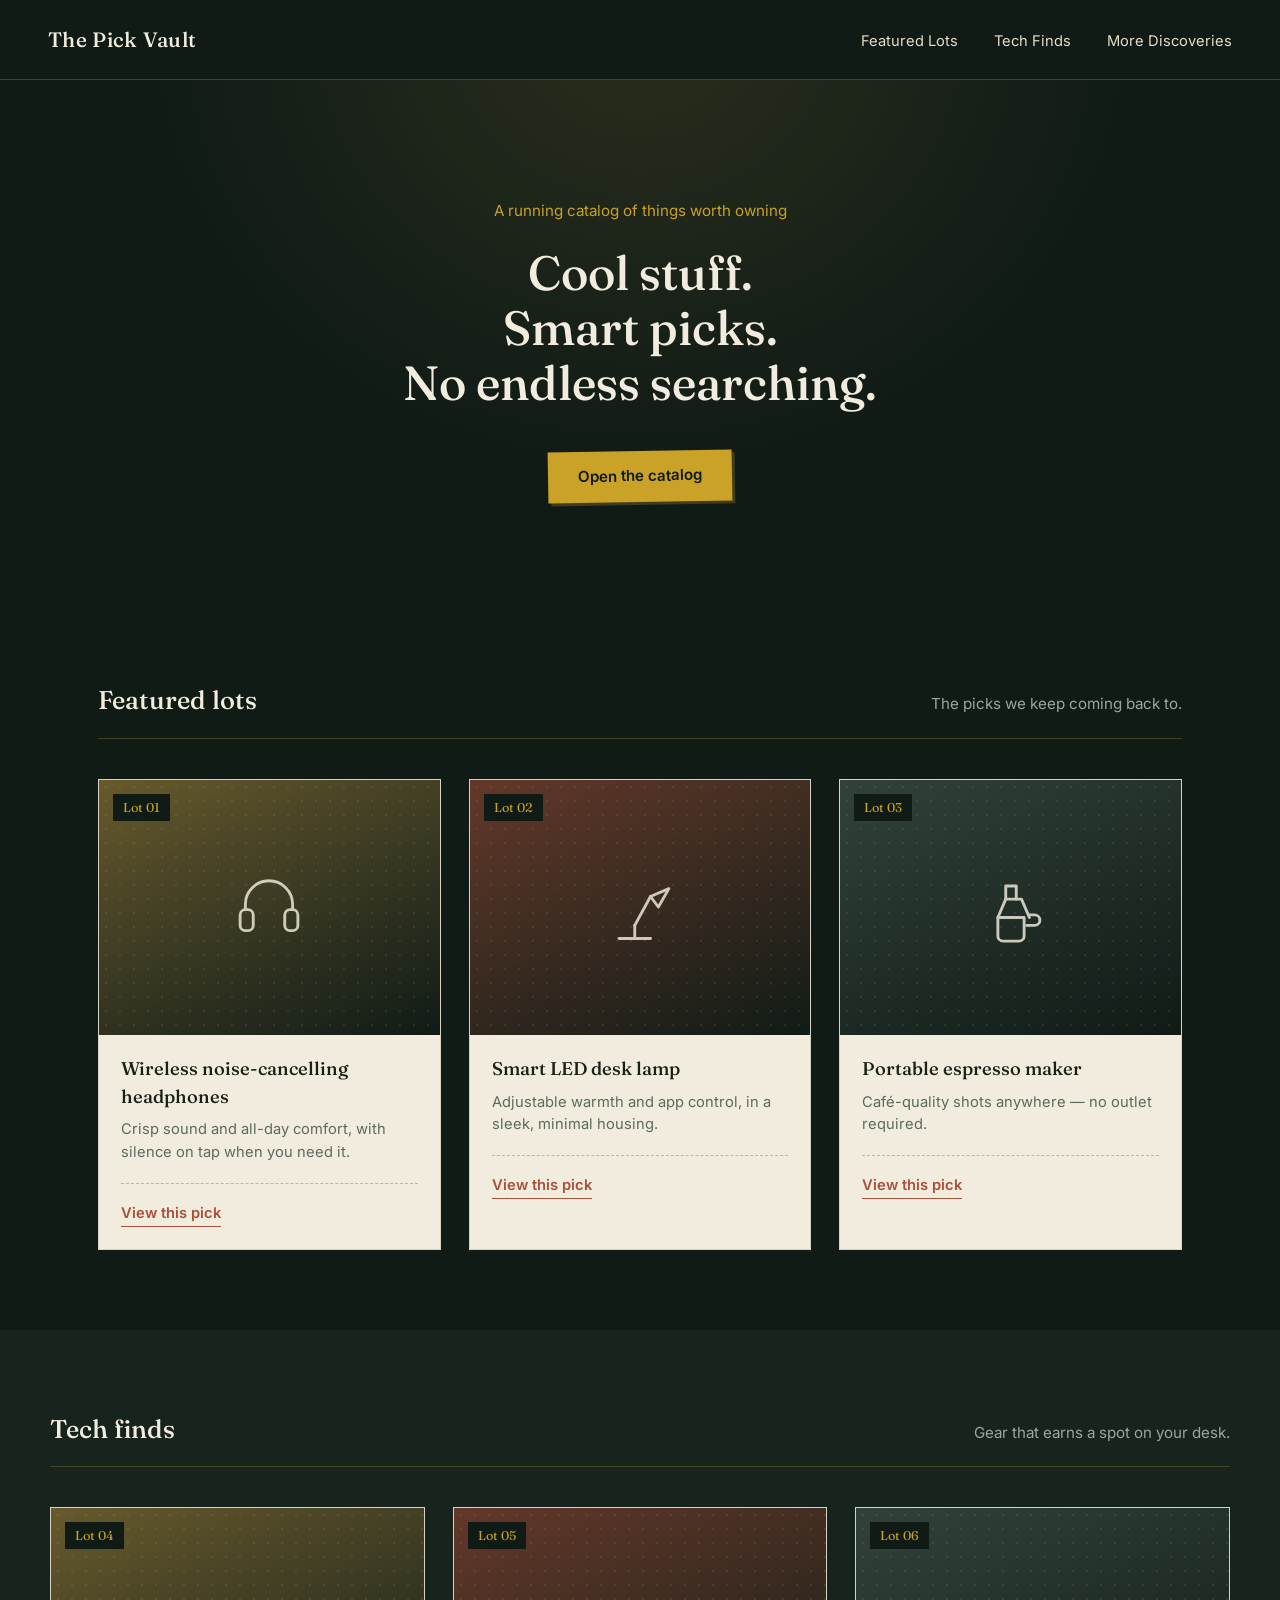
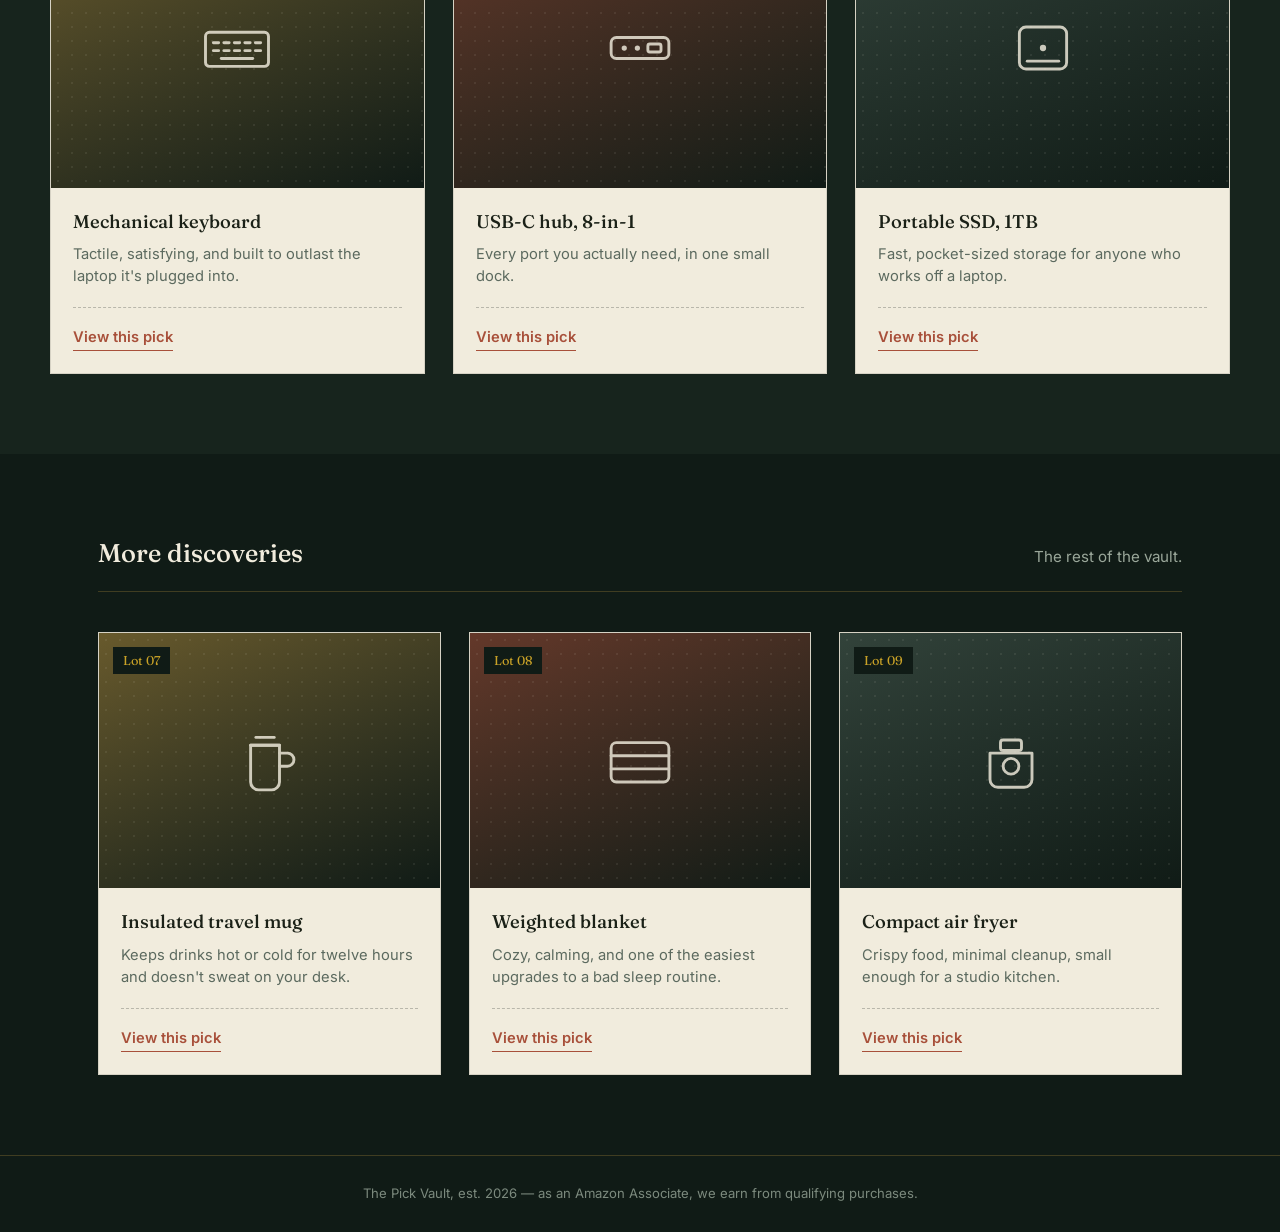
<file: index.html>
<!DOCTYPE html>
<html lang="en">
<head>
<meta charset="UTF-8">
<meta name="viewport" content="width=device-width, initial-scale=1.0">
<title>The Pick Vault</title>
<link rel="preconnect" href="https://fonts.googleapis.com">
<link href="https://fonts.googleapis.com/css2?family=Fraunces:opsz,wght@9..144,400;9..144,500;9..144,600&family=Inter:wght@400;500;600&display=swap" rel="stylesheet">
<link rel="stylesheet" href="style.css">
</head>
<body>

  <header class="masthead">
    <div class="wordmark">The Pick Vault</div>
    <nav>
      <a href="#featured">Featured Lots</a>
      <a href="#tech">Tech Finds</a>
      <a href="#other">More Discoveries</a>
    </nav>
  </header>

  <section class="cover">
    <div class="cover-inner">
      <p class="cover-kicker">A running catalog of things worth owning</p>
      <h1>Cool stuff.<br>Smart picks.<br>No endless searching.</h1>
      <a href="#featured" class="stamp-btn">Open the catalog</a>
    </div>
  </section>

  <section id="featured" class="shelf">
    <div class="shelf-head">
      <h2>Featured lots</h2>
      <p>The picks we keep coming back to.</p>
    </div>
    <div class="lots">

      <article class="lot">
        <span class="lot-tag">Lot 01</span>
        <div class="lot-image" style="--tint:#b08d3e;" role="img" aria-label="Wireless headphones">
          <svg class="lot-icon" viewBox="0 0 64 64" fill="none" stroke="currentColor" stroke-width="2.2" stroke-linecap="round" stroke-linejoin="round">
      <path d="M14 34v-4a18 18 0 0 1 36 0v4"/>
      <rect x="10" y="34" width="10" height="16" rx="4"/>
      <rect x="44" y="34" width="10" height="16" rx="4"/>
    </svg>
        </div>
        <div class="lot-body">
          <h3>Wireless noise-cancelling headphones</h3>
          <p>Crisp sound and all-day comfort, with silence on tap when you need it.</p>
          <div class="lot-foot">
            <a href="#" class="view-pick">View this pick</a>
          </div>
        </div>
      </article>

      <article class="lot">
        <span class="lot-tag">Lot 02</span>
        <div class="lot-image" style="--tint:#a8503a;" role="img" aria-label="Smart desk lamp">
          <svg class="lot-icon" viewBox="0 0 64 64" fill="none" stroke="currentColor" stroke-width="2.2" stroke-linecap="round" stroke-linejoin="round">
      <line x1="16" y1="56" x2="40" y2="56"/>
      <line x1="28" y1="56" x2="28" y2="46"/>
      <path d="M28 46 L40 24"/>
      <path d="M40 24 L54 18 L46 32 Z"/>
    </svg>
        </div>
        <div class="lot-body">
          <h3>Smart LED desk lamp</h3>
          <p>Adjustable warmth and app control, in a sleek, minimal housing.</p>
          <div class="lot-foot">
            <a href="#" class="view-pick">View this pick</a>
          </div>
        </div>
      </article>

      <article class="lot">
        <span class="lot-tag">Lot 03</span>
        <div class="lot-image" style="--tint:#4e6358;" role="img" aria-label="Portable espresso maker">
          <svg class="lot-icon" viewBox="0 0 64 64" fill="none" stroke="currentColor" stroke-width="2.2" stroke-linecap="round" stroke-linejoin="round">
      <path d="M22 40h20v14a4 4 0 0 1-4 4H26a4 4 0 0 1-4-4z"/>
      <path d="M22 40l6-14h12l6 14"/>
      <path d="M28 26V16h8v10"/>
      <path d="M44 46h6a4 4 0 0 0 0-8h-4"/>
    </svg>
        </div>
        <div class="lot-body">
          <h3>Portable espresso maker</h3>
          <p>Café-quality shots anywhere — no outlet required.</p>
          <div class="lot-foot">
            <a href="#" class="view-pick">View this pick</a>
          </div>
        </div>
      </article>

    </div>
  </section>

  <section id="tech" class="shelf alt">
    <div class="shelf-head">
      <h2>Tech finds</h2>
      <p>Gear that earns a spot on your desk.</p>
    </div>
    <div class="lots">

      <article class="lot">
        <span class="lot-tag">Lot 04</span>
        <div class="lot-image" style="--tint:#b08d3e;" role="img" aria-label="Mechanical keyboard">
          <svg class="lot-icon" viewBox="0 0 64 64" fill="none" stroke="currentColor" stroke-width="2.2" stroke-linecap="round" stroke-linejoin="round">
      <rect x="8" y="20" width="48" height="26" rx="3"/>
      <line x1="14" y1="28" x2="18" y2="28"/>
      <line x1="22" y1="28" x2="26" y2="28"/>
      <line x1="30" y1="28" x2="34" y2="28"/>
      <line x1="38" y1="28" x2="42" y2="28"/>
      <line x1="46" y1="28" x2="50" y2="28"/>
      <line x1="14" y1="34" x2="18" y2="34"/>
      <line x1="22" y1="34" x2="26" y2="34"/>
      <line x1="30" y1="34" x2="34" y2="34"/>
      <line x1="38" y1="34" x2="42" y2="34"/>
      <line x1="46" y1="34" x2="50" y2="34"/>
      <line x1="20" y1="40" x2="44" y2="40"/>
    </svg>
        </div>
        <div class="lot-body">
          <h3>Mechanical keyboard</h3>
          <p>Tactile, satisfying, and built to outlast the laptop it's plugged into.</p>
          <div class="lot-foot">
            <a href="#" class="view-pick">View this pick</a>
          </div>
        </div>
      </article>

      <article class="lot">
        <span class="lot-tag">Lot 05</span>
        <div class="lot-image" style="--tint:#a8503a;" role="img" aria-label="USB-C hub">
          <svg class="lot-icon" viewBox="0 0 64 64" fill="none" stroke="currentColor" stroke-width="2.2" stroke-linecap="round" stroke-linejoin="round">
      <rect x="10" y="24" width="44" height="16" rx="4"/>
      <circle cx="20" cy="32" r="2" fill="currentColor" stroke="none"/>
      <circle cx="30" cy="32" r="2" fill="currentColor" stroke="none"/>
      <rect x="38" y="29" width="10" height="6" rx="1.5"/>
    </svg>
        </div>
        <div class="lot-body">
          <h3>USB-C hub, 8-in-1</h3>
          <p>Every port you actually need, in one small dock.</p>
          <div class="lot-foot">
            <a href="#" class="view-pick">View this pick</a>
          </div>
        </div>
      </article>

      <article class="lot">
        <span class="lot-tag">Lot 06</span>
        <div class="lot-image" style="--tint:#4e6358;" role="img" aria-label="Portable SSD">
          <svg class="lot-icon" viewBox="0 0 64 64" fill="none" stroke="currentColor" stroke-width="2.2" stroke-linecap="round" stroke-linejoin="round">
      <rect x="14" y="16" width="36" height="32" rx="5"/>
      <circle cx="32" cy="32" r="2.4" fill="currentColor" stroke="none"/>
      <line x1="20" y1="42" x2="44" y2="42"/>
    </svg>
        </div>
        <div class="lot-body">
          <h3>Portable SSD, 1TB</h3>
          <p>Fast, pocket-sized storage for anyone who works off a laptop.</p>
          <div class="lot-foot">
            <a href="#" class="view-pick">View this pick</a>
          </div>
        </div>
      </article>

    </div>
  </section>

  <section id="other" class="shelf">
    <div class="shelf-head">
      <h2>More discoveries</h2>
      <p>The rest of the vault.</p>
    </div>
    <div class="lots">

      <article class="lot">
        <span class="lot-tag">Lot 07</span>
        <div class="lot-image" style="--tint:#b08d3e;" role="img" aria-label="Travel mug">
          <svg class="lot-icon" viewBox="0 0 64 64" fill="none" stroke="currentColor" stroke-width="2.2" stroke-linecap="round" stroke-linejoin="round">
      <path d="M18 20h22v28a6 6 0 0 1-6 6H24a6 6 0 0 1-6-6z"/>
      <path d="M40 26h6a5 5 0 0 1 0 10h-6"/>
      <line x1="18" y1="20" x2="40" y2="20"/>
      <path d="M22 14h14"/>
    </svg>
        </div>
        <div class="lot-body">
          <h3>Insulated travel mug</h3>
          <p>Keeps drinks hot or cold for twelve hours and doesn't sweat on your desk.</p>
          <div class="lot-foot">
            <a href="#" class="view-pick">View this pick</a>
          </div>
        </div>
      </article>

      <article class="lot">
        <span class="lot-tag">Lot 08</span>
        <div class="lot-image" style="--tint:#a8503a;" role="img" aria-label="Weighted blanket">
          <svg class="lot-icon" viewBox="0 0 64 64" fill="none" stroke="currentColor" stroke-width="2.2" stroke-linecap="round" stroke-linejoin="round">
      <rect x="10" y="18" width="44" height="30" rx="4"/>
      <line x1="10" y1="28" x2="54" y2="28"/>
      <line x1="10" y1="38" x2="54" y2="38"/>
    </svg>
        </div>
        <div class="lot-body">
          <h3>Weighted blanket</h3>
          <p>Cozy, calming, and one of the easiest upgrades to a bad sleep routine.</p>
          <div class="lot-foot">
            <a href="#" class="view-pick">View this pick</a>
          </div>
        </div>
      </article>

      <article class="lot">
        <span class="lot-tag">Lot 09</span>
        <div class="lot-image" style="--tint:#4e6358;" role="img" aria-label="Compact air fryer">
          <svg class="lot-icon" viewBox="0 0 64 64" fill="none" stroke="currentColor" stroke-width="2.2" stroke-linecap="round" stroke-linejoin="round">
      <path d="M16 26h32v20a6 6 0 0 1-6 6H22a6 6 0 0 1-6-6z"/>
      <rect x="24" y="16" width="16" height="8" rx="2"/>
      <circle cx="32" cy="36" r="6"/>
    </svg>
        </div>
        <div class="lot-body">
          <h3>Compact air fryer</h3>
          <p>Crispy food, minimal cleanup, small enough for a studio kitchen.</p>
          <div class="lot-foot">
            <a href="#" class="view-pick">View this pick</a>
          </div>
        </div>
      </article>

    </div>
  </section>

  <footer class="ledger-footer">
    <p>The Pick Vault, est. 2026 — as an Amazon Associate, we earn from qualifying purchases.</p>
  </footer>

</body>
</html>
</file>
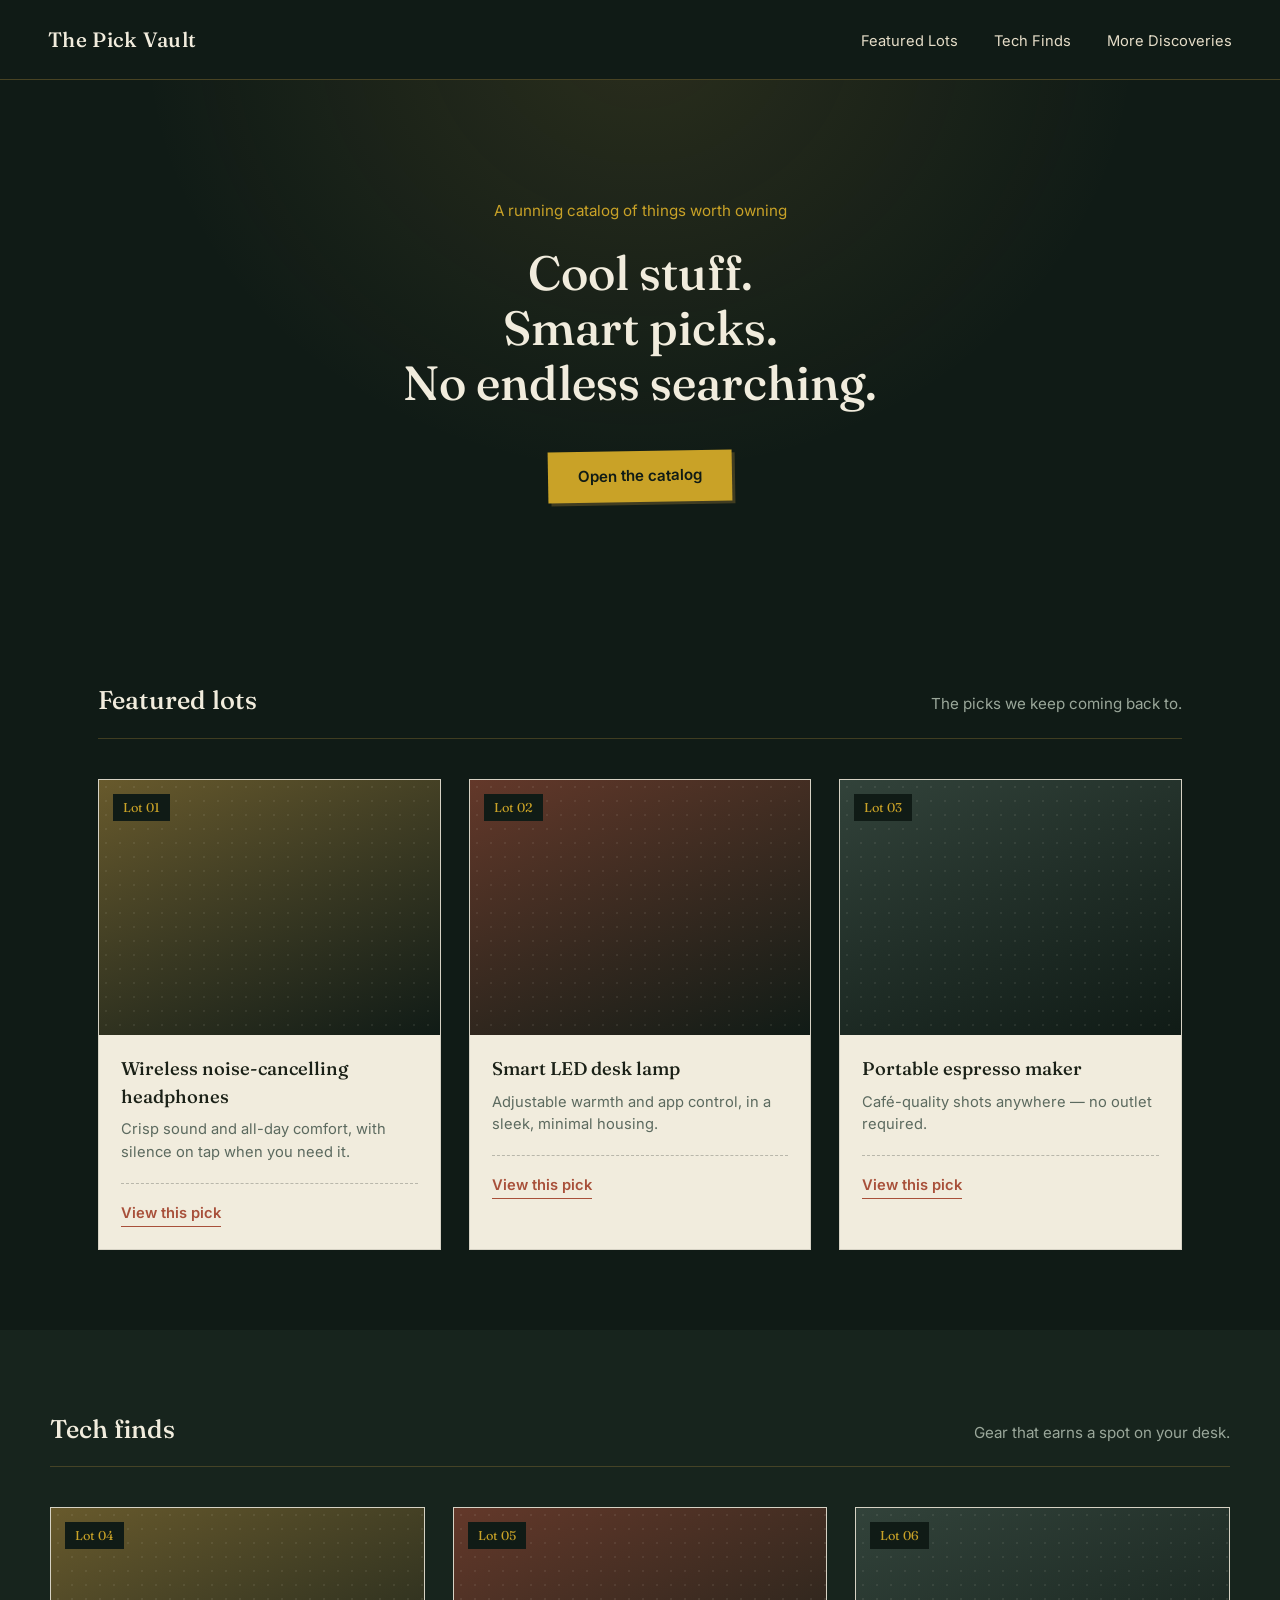
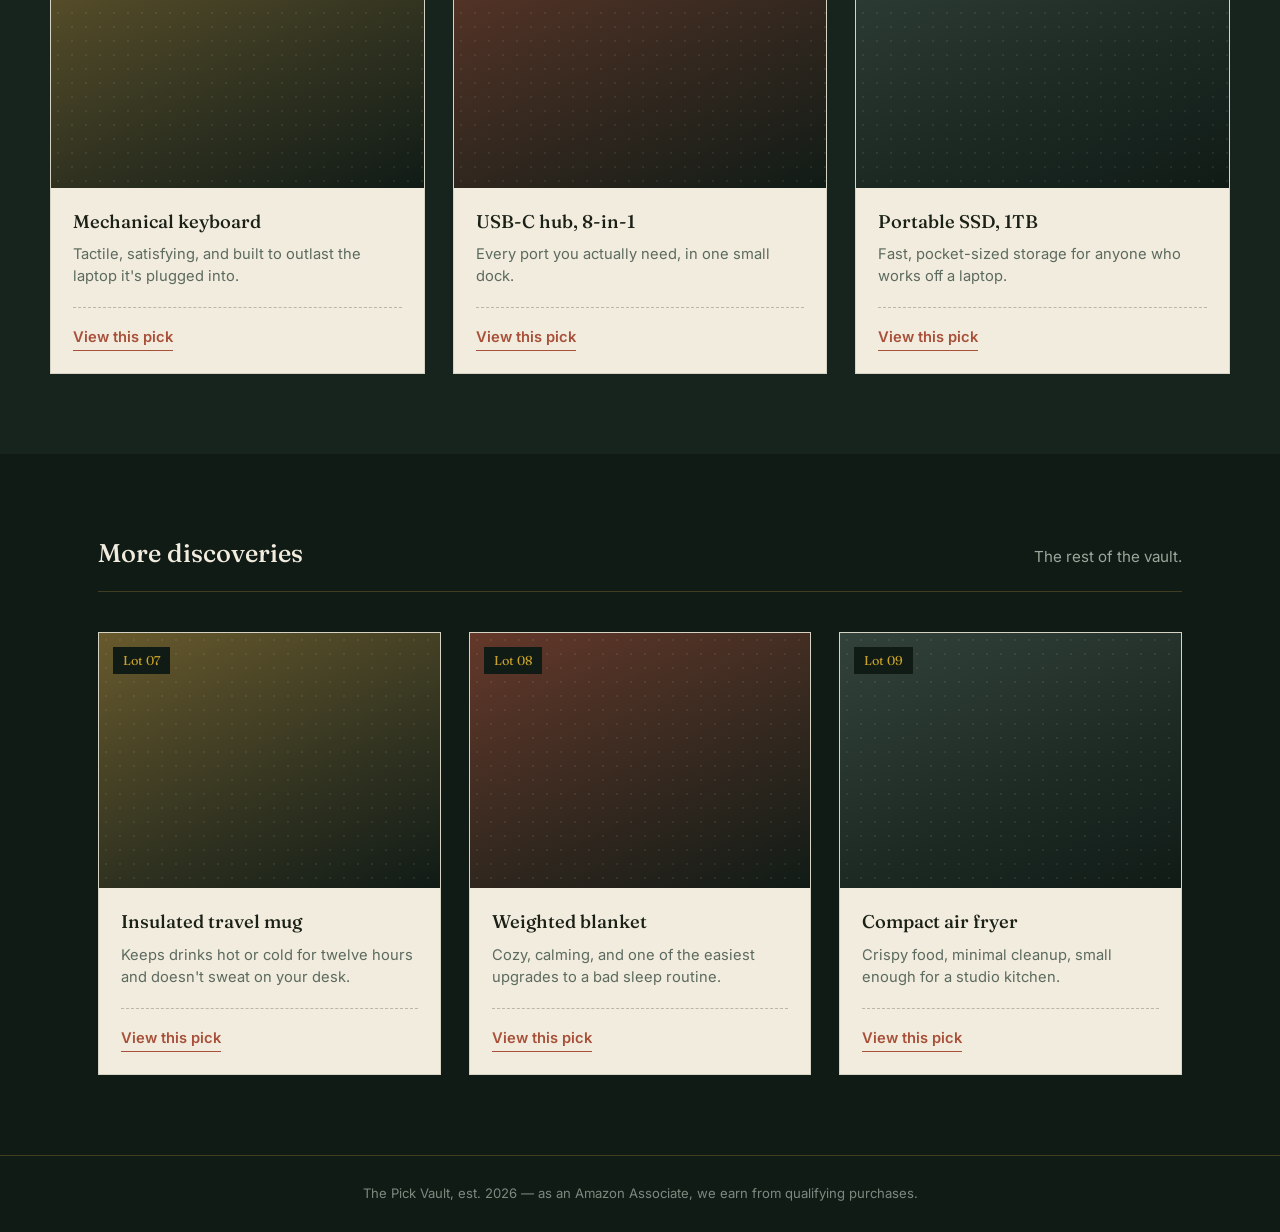
<file: The Pick Vault 2/index.html>
<!DOCTYPE html>
<html lang="en">
<head>
<meta charset="UTF-8">
<meta name="viewport" content="width=device-width, initial-scale=1.0">
<title>The Pick Vault</title>
<link rel="preconnect" href="https://fonts.googleapis.com">
<link href="https://fonts.googleapis.com/css2?family=Fraunces:opsz,wght@9..144,400;9..144,500;9..144,600&family=Inter:wght@400;500;600&display=swap" rel="stylesheet">
<link rel="stylesheet" href="style.css">
</head>
<body>

  <header class="masthead">
    <div class="wordmark">The Pick Vault</div>
    <nav>
      <a href="#featured">Featured Lots</a>
      <a href="#tech">Tech Finds</a>
      <a href="#other">More Discoveries</a>
    </nav>
  </header>

  <section class="cover">
    <div class="cover-inner">
      <p class="cover-kicker">A running catalog of things worth owning</p>
      <h1>Cool stuff.<br>Smart picks.<br>No endless searching.</h1>
      <a href="#featured" class="stamp-btn">Open the catalog</a>
    </div>
  </section>

  <section id="featured" class="shelf">
    <div class="shelf-head">
      <h2>Featured lots</h2>
      <p>The picks we keep coming back to.</p>
    </div>
    <div class="lots">

      <article class="lot">
        <span class="lot-tag">Lot 01</span>
        <div class="lot-image" style="--tint:#b08d3e;" role="img" aria-label="Wireless headphones"></div>
        <div class="lot-body">
          <h3>Wireless noise-cancelling headphones</h3>
          <p>Crisp sound and all-day comfort, with silence on tap when you need it.</p>
          <div class="lot-foot">
            <a href="#" class="view-pick">View this pick</a>
          </div>
        </div>
      </article>

      <article class="lot">
        <span class="lot-tag">Lot 02</span>
        <div class="lot-image" style="--tint:#a8503a;" role="img" aria-label="Smart desk lamp"></div>
        <div class="lot-body">
          <h3>Smart LED desk lamp</h3>
          <p>Adjustable warmth and app control, in a sleek, minimal housing.</p>
          <div class="lot-foot">
            <a href="#" class="view-pick">View this pick</a>
          </div>
        </div>
      </article>

      <article class="lot">
        <span class="lot-tag">Lot 03</span>
        <div class="lot-image" style="--tint:#4e6358;" role="img" aria-label="Portable espresso maker"></div>
        <div class="lot-body">
          <h3>Portable espresso maker</h3>
          <p>Café-quality shots anywhere — no outlet required.</p>
          <div class="lot-foot">
            <a href="#" class="view-pick">View this pick</a>
          </div>
        </div>
      </article>

    </div>
  </section>

  <section id="tech" class="shelf alt">
    <div class="shelf-head">
      <h2>Tech finds</h2>
      <p>Gear that earns a spot on your desk.</p>
    </div>
    <div class="lots">

      <article class="lot">
        <span class="lot-tag">Lot 04</span>
        <div class="lot-image" style="--tint:#b08d3e;" role="img" aria-label="Mechanical keyboard"></div>
        <div class="lot-body">
          <h3>Mechanical keyboard</h3>
          <p>Tactile, satisfying, and built to outlast the laptop it's plugged into.</p>
          <div class="lot-foot">
            <a href="#" class="view-pick">View this pick</a>
          </div>
        </div>
      </article>

      <article class="lot">
        <span class="lot-tag">Lot 05</span>
        <div class="lot-image" style="--tint:#a8503a;" role="img" aria-label="USB-C hub"></div>
        <div class="lot-body">
          <h3>USB-C hub, 8-in-1</h3>
          <p>Every port you actually need, in one small dock.</p>
          <div class="lot-foot">
            <a href="#" class="view-pick">View this pick</a>
          </div>
        </div>
      </article>

      <article class="lot">
        <span class="lot-tag">Lot 06</span>
        <div class="lot-image" style="--tint:#4e6358;" role="img" aria-label="Portable SSD"></div>
        <div class="lot-body">
          <h3>Portable SSD, 1TB</h3>
          <p>Fast, pocket-sized storage for anyone who works off a laptop.</p>
          <div class="lot-foot">
            <a href="#" class="view-pick">View this pick</a>
          </div>
        </div>
      </article>

    </div>
  </section>

  <section id="other" class="shelf">
    <div class="shelf-head">
      <h2>More discoveries</h2>
      <p>The rest of the vault.</p>
    </div>
    <div class="lots">

      <article class="lot">
        <span class="lot-tag">Lot 07</span>
        <div class="lot-image" style="--tint:#b08d3e;" role="img" aria-label="Travel mug"></div>
        <div class="lot-body">
          <h3>Insulated travel mug</h3>
          <p>Keeps drinks hot or cold for twelve hours and doesn't sweat on your desk.</p>
          <div class="lot-foot">
            <a href="#" class="view-pick">View this pick</a>
          </div>
        </div>
      </article>

      <article class="lot">
        <span class="lot-tag">Lot 08</span>
        <div class="lot-image" style="--tint:#a8503a;" role="img" aria-label="Weighted blanket"></div>
        <div class="lot-body">
          <h3>Weighted blanket</h3>
          <p>Cozy, calming, and one of the easiest upgrades to a bad sleep routine.</p>
          <div class="lot-foot">
            <a href="#" class="view-pick">View this pick</a>
          </div>
        </div>
      </article>

      <article class="lot">
        <span class="lot-tag">Lot 09</span>
        <div class="lot-image" style="--tint:#4e6358;" role="img" aria-label="Compact air fryer"></div>
        <div class="lot-body">
          <h3>Compact air fryer</h3>
          <p>Crispy food, minimal cleanup, small enough for a studio kitchen.</p>
          <div class="lot-foot">
            <a href="#" class="view-pick">View this pick</a>
          </div>
        </div>
      </article>

    </div>
  </section>

  <footer class="ledger-footer">
    <p>The Pick Vault, est. 2026 — as an Amazon Associate, we earn from qualifying purchases.</p>
  </footer>

</body>
</html>
</file>
<file: style.css>
:root {
  --ink: #101B16;
  --ink-soft: #17241D;
  --ivory: #F1ECDD;
  --ivory-dim: #E4DCC7;
  --brass: #B08D3E;
  --brass-bright: #C9A227;
  --rust: #A8503A;
  --sage: #4E6358;
  --text-dark: #1B2117;
  --text-muted: #5C6A5F;
}

* {
  margin: 0;
  padding: 0;
  box-sizing: border-box;
}

html {
  scroll-behavior: smooth;
}

body {
  background: var(--ink);
  color: var(--ivory);
  font-family: 'Inter', sans-serif;
  line-height: 1.5;
}

h1, h2, h3, .wordmark {
  font-family: 'Fraunces', serif;
  font-weight: 500;
}

a {
  color: inherit;
}

:focus-visible {
  outline: 2px solid var(--brass-bright);
  outline-offset: 3px;
}

/* MASTHEAD */
.masthead {
  display: flex;
  justify-content: space-between;
  align-items: center;
  padding: 24px 48px;
  border-bottom: 1px solid rgba(177, 141, 62, 0.35);
}

.wordmark {
  font-size: 1.3rem;
  letter-spacing: 0.3px;
}

.masthead nav a {
  text-decoration: none;
  color: var(--ivory-dim);
  margin-left: 32px;
  font-size: 0.92rem;
  padding-bottom: 3px;
  border-bottom: 1px solid transparent;
  transition: border-color 0.2s, color 0.2s;
}

.masthead nav a:hover {
  color: var(--brass-bright);
  border-bottom-color: var(--brass-bright);
}

/* COVER / HERO */
.cover {
  padding: 120px 48px 100px;
  display: flex;
  justify-content: center;
  text-align: center;
  background:
    radial-gradient(ellipse at 50% -10%, rgba(177, 141, 62, 0.16), transparent 55%),
    var(--ink);
}

.cover-inner {
  max-width: 640px;
  animation: rise 0.9s ease-out both;
}

@keyframes rise {
  from { opacity: 0; transform: translateY(14px); }
  to { opacity: 1; transform: translateY(0); }
}

.cover-kicker {
  color: var(--brass-bright);
  font-size: 0.95rem;
  margin-bottom: 22px;
}

.cover h1 {
  font-size: 3rem;
  line-height: 1.15;
  font-weight: 500;
  color: var(--ivory);
}

.stamp-btn {
  display: inline-block;
  margin-top: 40px;
  padding: 14px 30px;
  background: var(--brass-bright);
  color: var(--ink);
  text-decoration: none;
  font-weight: 600;
  font-size: 0.95rem;
  transform: rotate(-1deg);
  box-shadow: 3px 3px 0 rgba(177, 141, 62, 0.3);
  transition: transform 0.2s, box-shadow 0.2s;
}

.stamp-btn:hover {
  transform: rotate(-1deg) translateY(-2px);
  box-shadow: 5px 5px 0 rgba(177, 141, 62, 0.3);
}

/* SHELVES (SECTIONS) */
.shelf {
  padding: 80px 48px;
  max-width: 1180px;
  margin: 0 auto;
}

.shelf.alt {
  background: var(--ink-soft);
  max-width: 100%;
}

.shelf.alt > * {
  max-width: 1180px;
  margin-left: auto;
  margin-right: auto;
}

.shelf-head {
  display: flex;
  align-items: baseline;
  justify-content: space-between;
  border-bottom: 1px solid rgba(177, 141, 62, 0.3);
  padding-bottom: 18px;
  margin-bottom: 40px;
  flex-wrap: wrap;
  gap: 8px;
}

.shelf-head h2 {
  font-size: 1.6rem;
  color: var(--ivory);
}

.shelf-head p {
  color: var(--text-muted);
  color: #9AA79A;
  font-size: 0.95rem;
}

/* LOT CARDS */
.lots {
  display: grid;
  grid-template-columns: repeat(auto-fit, minmax(300px, 1fr));
  gap: 28px;
}

.lot {
  position: relative;
  background: var(--ivory);
  border: 1px solid rgba(16, 27, 22, 0.12);
  transition: transform 0.2s ease, border-color 0.2s ease, box-shadow 0.2s ease;
}

.lot:hover {
  transform: translateY(-6px);
  border-color: var(--brass);
  box-shadow: 0 14px 28px rgba(0, 0, 0, 0.35);
}

.lot-tag {
  position: absolute;
  top: 14px;
  left: 14px;
  background: var(--ink);
  color: var(--brass-bright);
  font-family: 'Fraunces', serif;
  font-size: 0.8rem;
  padding: 4px 10px;
  z-index: 2;
}

.lot-image {
  width: 100%;
  aspect-ratio: 4 / 3;
  background:
    linear-gradient(155deg, color-mix(in srgb, var(--tint, var(--brass)) 55%, var(--ink)) 0%, var(--ink) 100%);
  position: relative;
  display: flex;
  align-items: center;
  justify-content: center;
}

.lot-image::after {
  content: "";
  position: absolute;
  inset: 0;
  background-image: radial-gradient(rgba(241, 236, 221, 0.08) 1px, transparent 1px);
  background-size: 14px 14px;
}

.lot-icon {
  position: relative;
  z-index: 1;
  width: 30%;
  max-width: 84px;
  height: auto;
  color: var(--ivory);
  opacity: 0.82;
}

.lot-body {
  padding: 20px 22px 22px;
}

.lot-body h3 {
  color: var(--text-dark);
  font-size: 1.15rem;
  margin-bottom: 8px;
}

.lot-body p {
  color: var(--text-muted);
  font-size: 0.92rem;
  margin-bottom: 20px;
}

.lot-foot {
  border-top: 1px dashed rgba(16, 27, 22, 0.25);
  padding-top: 16px;
}

.view-pick {
  display: inline-block;
  text-decoration: none;
  color: var(--rust);
  font-weight: 600;
  font-size: 0.92rem;
  text-underline-offset: 4px;
  border-bottom: 1px solid var(--rust);
  padding-bottom: 2px;
  transition: opacity 0.2s;
}

.view-pick:hover {
  opacity: 0.75;
}

/* FOOTER */
.ledger-footer {
  border-top: 1px solid rgba(177, 141, 62, 0.3);
  padding: 28px 48px;
  text-align: center;
}

.ledger-footer p {
  color: #7C8A7E;
  font-size: 0.82rem;
}

/* MOBILE */
@media (max-width: 640px) {
  .masthead {
    flex-direction: column;
    gap: 12px;
    padding: 20px 24px;
  }
  .masthead nav a {
    margin: 0 12px;
  }
  .cover {
    padding: 80px 24px 70px;
  }
  .cover h1 {
    font-size: 2.1rem;
  }
  .shelf {
    padding: 56px 24px;
  }
  .shelf-head {
    flex-direction: column;
    align-items: flex-start;
  }
}

@media (prefers-reduced-motion: reduce) {
  .cover-inner {
    animation: none;
  }
  .lot, .stamp-btn {
    transition: none;
  }
}
</file>
<file: The Pick Vault 2/style.css>
:root {
  --ink: #101B16;
  --ink-soft: #17241D;
  --ivory: #F1ECDD;
  --ivory-dim: #E4DCC7;
  --brass: #B08D3E;
  --brass-bright: #C9A227;
  --rust: #A8503A;
  --sage: #4E6358;
  --text-dark: #1B2117;
  --text-muted: #5C6A5F;
}

* {
  margin: 0;
  padding: 0;
  box-sizing: border-box;
}

html {
  scroll-behavior: smooth;
}

body {
  background: var(--ink);
  color: var(--ivory);
  font-family: 'Inter', sans-serif;
  line-height: 1.5;
}

h1, h2, h3, .wordmark {
  font-family: 'Fraunces', serif;
  font-weight: 500;
}

a {
  color: inherit;
}

:focus-visible {
  outline: 2px solid var(--brass-bright);
  outline-offset: 3px;
}

/* MASTHEAD */
.masthead {
  display: flex;
  justify-content: space-between;
  align-items: center;
  padding: 24px 48px;
  border-bottom: 1px solid rgba(177, 141, 62, 0.35);
}

.wordmark {
  font-size: 1.3rem;
  letter-spacing: 0.3px;
}

.masthead nav a {
  text-decoration: none;
  color: var(--ivory-dim);
  margin-left: 32px;
  font-size: 0.92rem;
  padding-bottom: 3px;
  border-bottom: 1px solid transparent;
  transition: border-color 0.2s, color 0.2s;
}

.masthead nav a:hover {
  color: var(--brass-bright);
  border-bottom-color: var(--brass-bright);
}

/* COVER / HERO */
.cover {
  padding: 120px 48px 100px;
  display: flex;
  justify-content: center;
  text-align: center;
  background:
    radial-gradient(ellipse at 50% -10%, rgba(177, 141, 62, 0.16), transparent 55%),
    var(--ink);
}

.cover-inner {
  max-width: 640px;
  animation: rise 0.9s ease-out both;
}

@keyframes rise {
  from { opacity: 0; transform: translateY(14px); }
  to { opacity: 1; transform: translateY(0); }
}

.cover-kicker {
  color: var(--brass-bright);
  font-size: 0.95rem;
  margin-bottom: 22px;
}

.cover h1 {
  font-size: 3rem;
  line-height: 1.15;
  font-weight: 500;
  color: var(--ivory);
}

.stamp-btn {
  display: inline-block;
  margin-top: 40px;
  padding: 14px 30px;
  background: var(--brass-bright);
  color: var(--ink);
  text-decoration: none;
  font-weight: 600;
  font-size: 0.95rem;
  transform: rotate(-1deg);
  box-shadow: 3px 3px 0 rgba(177, 141, 62, 0.3);
  transition: transform 0.2s, box-shadow 0.2s;
}

.stamp-btn:hover {
  transform: rotate(-1deg) translateY(-2px);
  box-shadow: 5px 5px 0 rgba(177, 141, 62, 0.3);
}

/* SHELVES (SECTIONS) */
.shelf {
  padding: 80px 48px;
  max-width: 1180px;
  margin: 0 auto;
}

.shelf.alt {
  background: var(--ink-soft);
  max-width: 100%;
}

.shelf.alt > * {
  max-width: 1180px;
  margin-left: auto;
  margin-right: auto;
}

.shelf-head {
  display: flex;
  align-items: baseline;
  justify-content: space-between;
  border-bottom: 1px solid rgba(177, 141, 62, 0.3);
  padding-bottom: 18px;
  margin-bottom: 40px;
  flex-wrap: wrap;
  gap: 8px;
}

.shelf-head h2 {
  font-size: 1.6rem;
  color: var(--ivory);
}

.shelf-head p {
  color: var(--text-muted);
  color: #9AA79A;
  font-size: 0.95rem;
}

/* LOT CARDS */
.lots {
  display: grid;
  grid-template-columns: repeat(auto-fit, minmax(300px, 1fr));
  gap: 28px;
}

.lot {
  position: relative;
  background: var(--ivory);
  border: 1px solid rgba(16, 27, 22, 0.12);
  transition: transform 0.2s ease, border-color 0.2s ease, box-shadow 0.2s ease;
}

.lot:hover {
  transform: translateY(-6px);
  border-color: var(--brass);
  box-shadow: 0 14px 28px rgba(0, 0, 0, 0.35);
}

.lot-tag {
  position: absolute;
  top: 14px;
  left: 14px;
  background: var(--ink);
  color: var(--brass-bright);
  font-family: 'Fraunces', serif;
  font-size: 0.8rem;
  padding: 4px 10px;
  z-index: 2;
}

.lot-image {
  width: 100%;
  aspect-ratio: 4 / 3;
  background:
    linear-gradient(155deg, color-mix(in srgb, var(--tint, var(--brass)) 55%, var(--ink)) 0%, var(--ink) 100%);
  position: relative;
}

.lot-image::after {
  content: "";
  position: absolute;
  inset: 0;
  background-image: radial-gradient(rgba(241, 236, 221, 0.08) 1px, transparent 1px);
  background-size: 14px 14px;
}

.lot-body {
  padding: 20px 22px 22px;
}

.lot-body h3 {
  color: var(--text-dark);
  font-size: 1.15rem;
  margin-bottom: 8px;
}

.lot-body p {
  color: var(--text-muted);
  font-size: 0.92rem;
  margin-bottom: 20px;
}

.lot-foot {
  border-top: 1px dashed rgba(16, 27, 22, 0.25);
  padding-top: 16px;
}

.view-pick {
  display: inline-block;
  text-decoration: none;
  color: var(--rust);
  font-weight: 600;
  font-size: 0.92rem;
  text-underline-offset: 4px;
  border-bottom: 1px solid var(--rust);
  padding-bottom: 2px;
  transition: opacity 0.2s;
}

.view-pick:hover {
  opacity: 0.75;
}

/* FOOTER */
.ledger-footer {
  border-top: 1px solid rgba(177, 141, 62, 0.3);
  padding: 28px 48px;
  text-align: center;
}

.ledger-footer p {
  color: #7C8A7E;
  font-size: 0.82rem;
}

/* MOBILE */
@media (max-width: 640px) {
  .masthead {
    flex-direction: column;
    gap: 12px;
    padding: 20px 24px;
  }
  .masthead nav a {
    margin: 0 12px;
  }
  .cover {
    padding: 80px 24px 70px;
  }
  .cover h1 {
    font-size: 2.1rem;
  }
  .shelf {
    padding: 56px 24px;
  }
  .shelf-head {
    flex-direction: column;
    align-items: flex-start;
  }
}

@media (prefers-reduced-motion: reduce) {
  .cover-inner {
    animation: none;
  }
  .lot, .stamp-btn {
    transition: none;
  }
}
</file>
